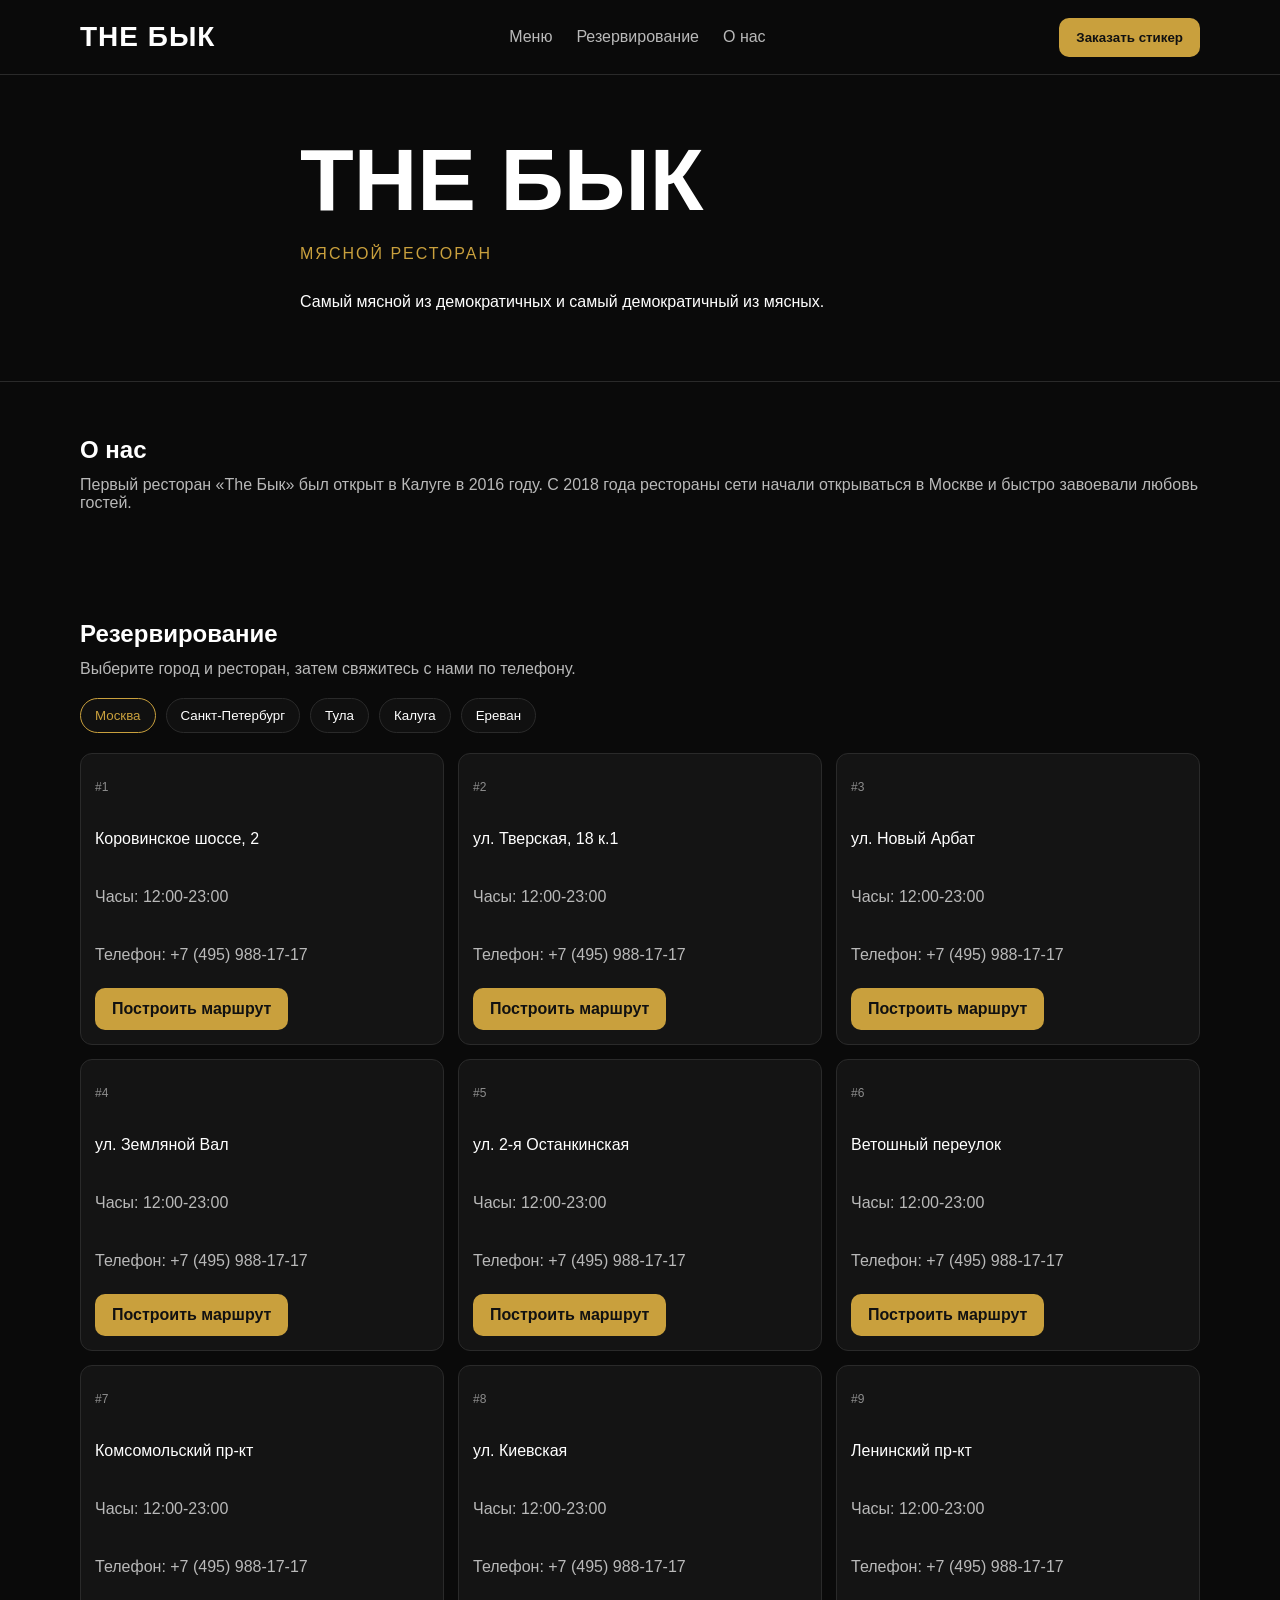
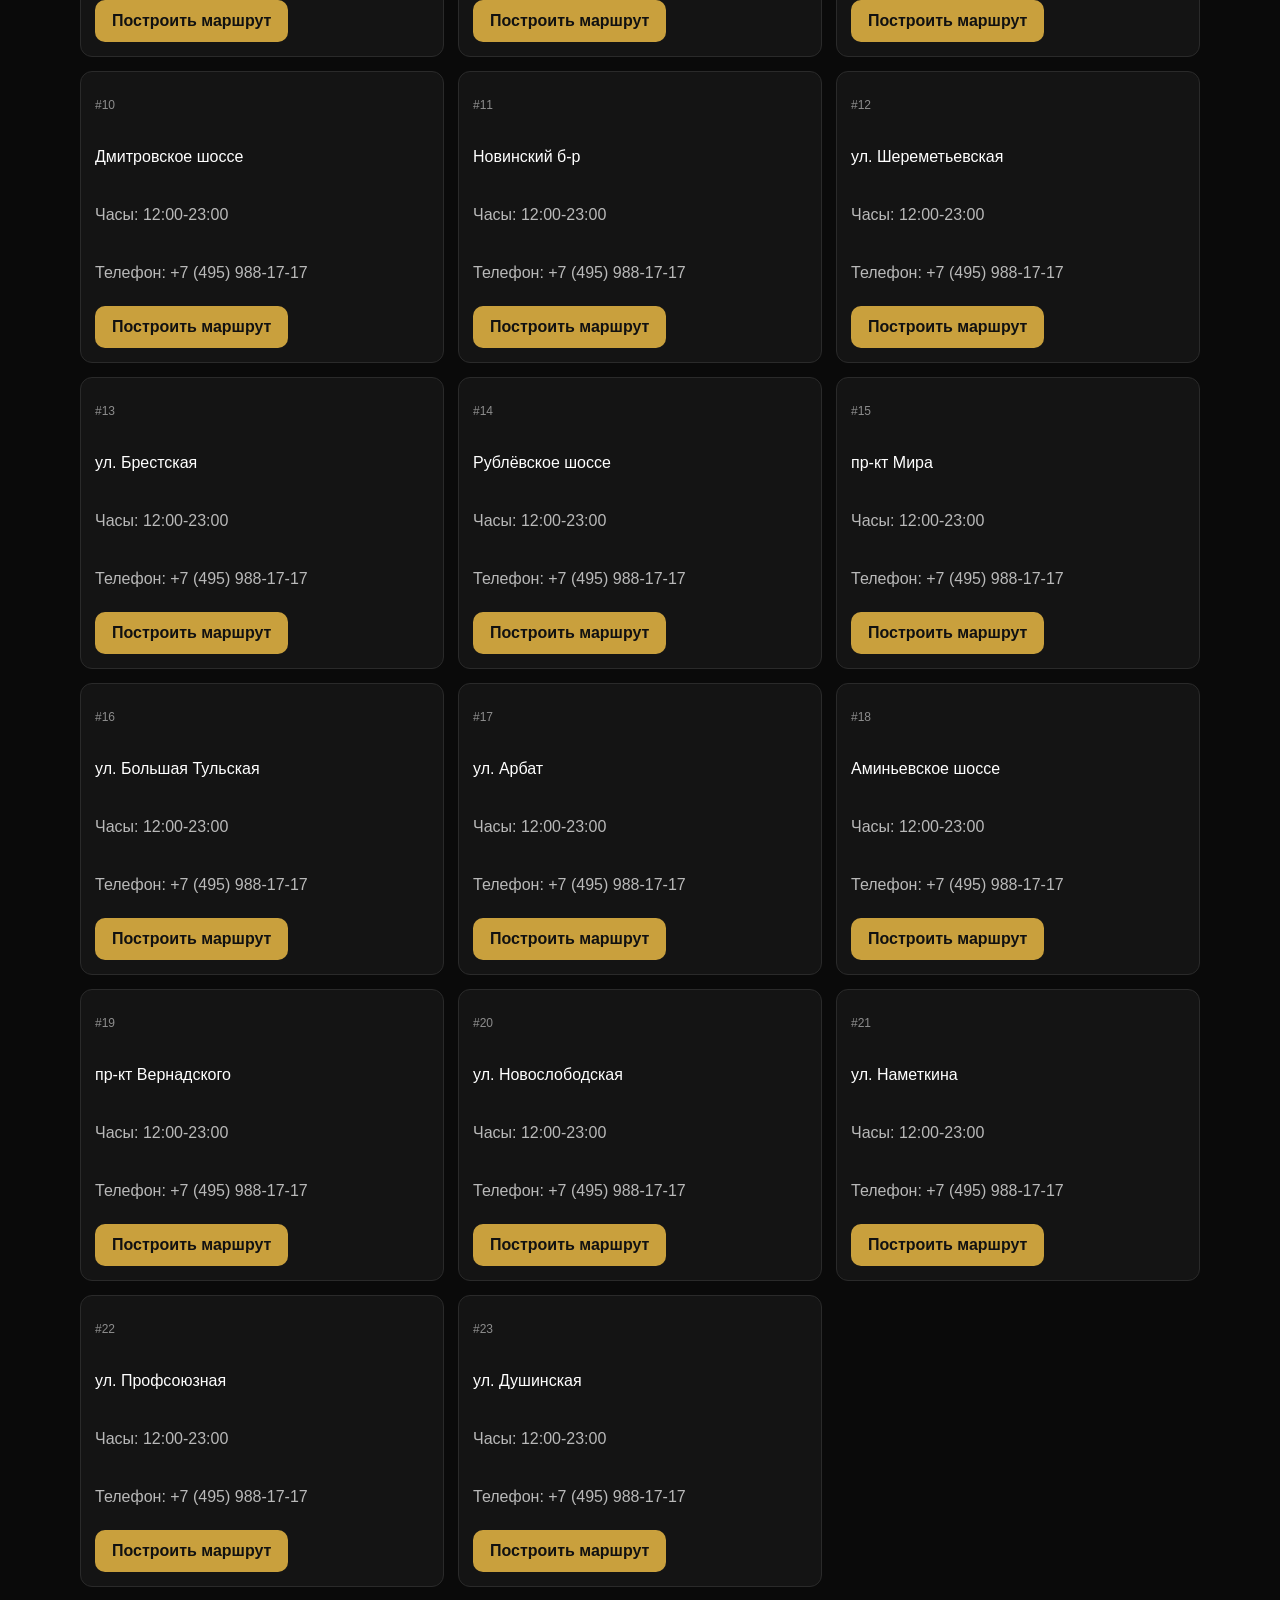
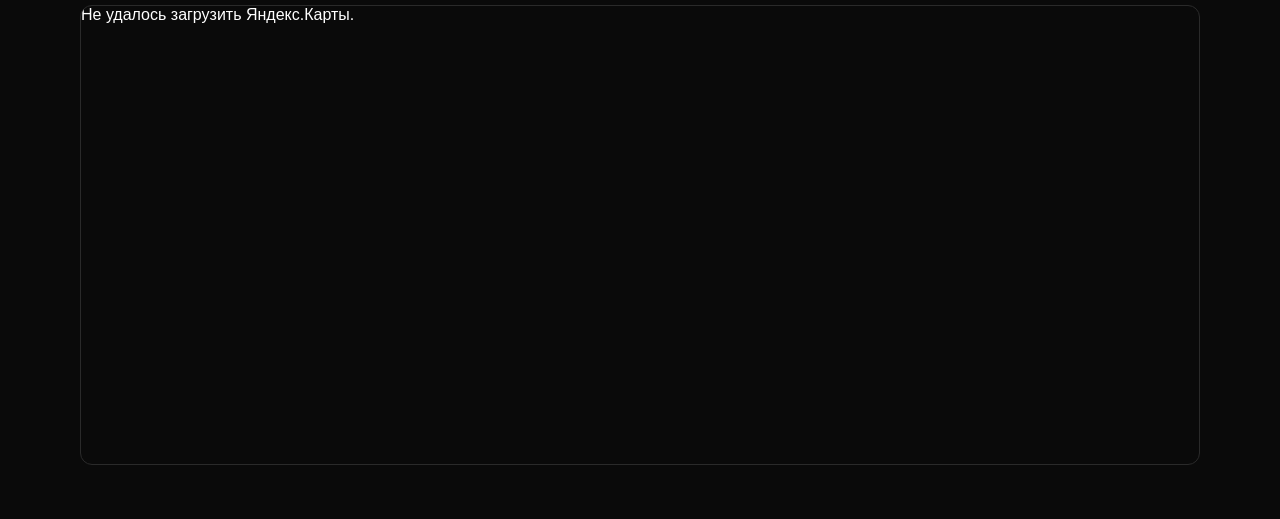
<file: index.html>
<!doctype html>
<html lang="ru">
  <head>
    <meta charset="UTF-8" />
    <meta name="viewport" content="width=device-width, initial-scale=1.0" />
    <meta name="description" content="THE БЫК — сеть мясных ресторанов" />
    <title>THE БЫК</title>
    <link rel="stylesheet" href="./css/style.css" />
    <link rel="stylesheet" href="./css/responsive.css" />
  </head>
  <body>
    <header class="header" id="top">
      <div class="container header-inner">
        <a class="logo" href="#top">THE БЫК</a>
        <nav class="nav" aria-label="Главное меню">
          <a href="#menu">Меню</a>
          <a href="#reservation">Резервирование</a>
          <a href="#about">О нас</a>
        </nav>
        <button class="btn btn-accent" type="button" data-open-modal>Заказать стикер</button>
      </div>
    </header>

    <main>
      <section class="hero" id="menu">
        <div class="container hero-content">
          <h1>THE БЫК</h1>
          <p class="subtitle">МЯСНОЙ РЕСТОРАН</p>
          <p>Самый мясной из демократичных и самый демократичный из мясных.</p>
        </div>
      </section>

      <section class="about" id="about">
        <div class="container">
          <h2>О нас</h2>
          <p>
            Первый ресторан «The Бык» был открыт в Калуге в 2016 году. С 2018 года рестораны сети начали открываться
            в Москве и быстро завоевали любовь гостей.
          </p>
        </div>
      </section>

      <section class="reservation" id="reservation">
        <div class="container">
          <h2>Резервирование</h2>
          <p>Выберите город и ресторан, затем свяжитесь с нами по телефону.</p>

          <div class="city-selector" aria-label="Выбор города">
            <button class="city-btn active" type="button" data-city="Москва">Москва</button>
            <button class="city-btn" type="button" data-city="Санкт-Петербург">Санкт-Петербург</button>
            <button class="city-btn" type="button" data-city="Тула">Тула</button>
            <button class="city-btn" type="button" data-city="Калуга">Калуга</button>
            <button class="city-btn" type="button" data-city="Ереван">Ереван</button>
          </div>

          <div class="restaurants" id="restaurants"></div>

          <div id="map" aria-label="Карта ресторанов"></div>
        </div>
      </section>
    </main>

    <div class="modal-overlay" id="modal" aria-hidden="true">
      <div class="modal" role="dialog" aria-modal="true" aria-labelledby="modalTitle">
        <div class="modal-head">
          <h3 id="modalTitle">Заказать стикер</h3>
          <button id="modalClose" class="modal-close" type="button" aria-label="Закрыть">×</button>
        </div>

        <form id="stickerForm" novalidate>
          <label class="field">
            Имя*
            <input id="name" name="name" required />
            <span class="error" data-error="name"></span>
          </label>
          <label class="field">
            Телефон*
            <input id="phone" name="phone" placeholder="+7 (___) ___-__-__" required />
            <span class="error" data-error="phone"></span>
          </label>
          <label class="field">
            Email*
            <input id="email" name="email" type="email" required />
            <span class="error" data-error="email"></span>
          </label>
          <label class="field">
            Город*
            <select id="city" name="city" required>
              <option value="">Выберите город</option>
              <option>Москва</option>
              <option>Санкт-Петербург</option>
              <option>Тула</option>
              <option>Калуга</option>
              <option>Ереван</option>
            </select>
            <span class="error" data-error="city"></span>
          </label>
          <label class="field field-check">
            <span><input id="agree" type="checkbox" /> Согласен на обработку персональных данных</span>
            <span class="error" data-error="agree"></span>
          </label>
          <button class="btn btn-accent" type="submit">Отправить</button>
        </form>
      </div>
    </div>

    <script src="https://api-maps.yandex.ru/v3/?apikey=cc94936a-1924-4be4-8993-57e6dc2a7dc3&lang=ru_RU"></script>
    <script type="module" src="./js/app.js"></script>
  </body>
</html>
</file>
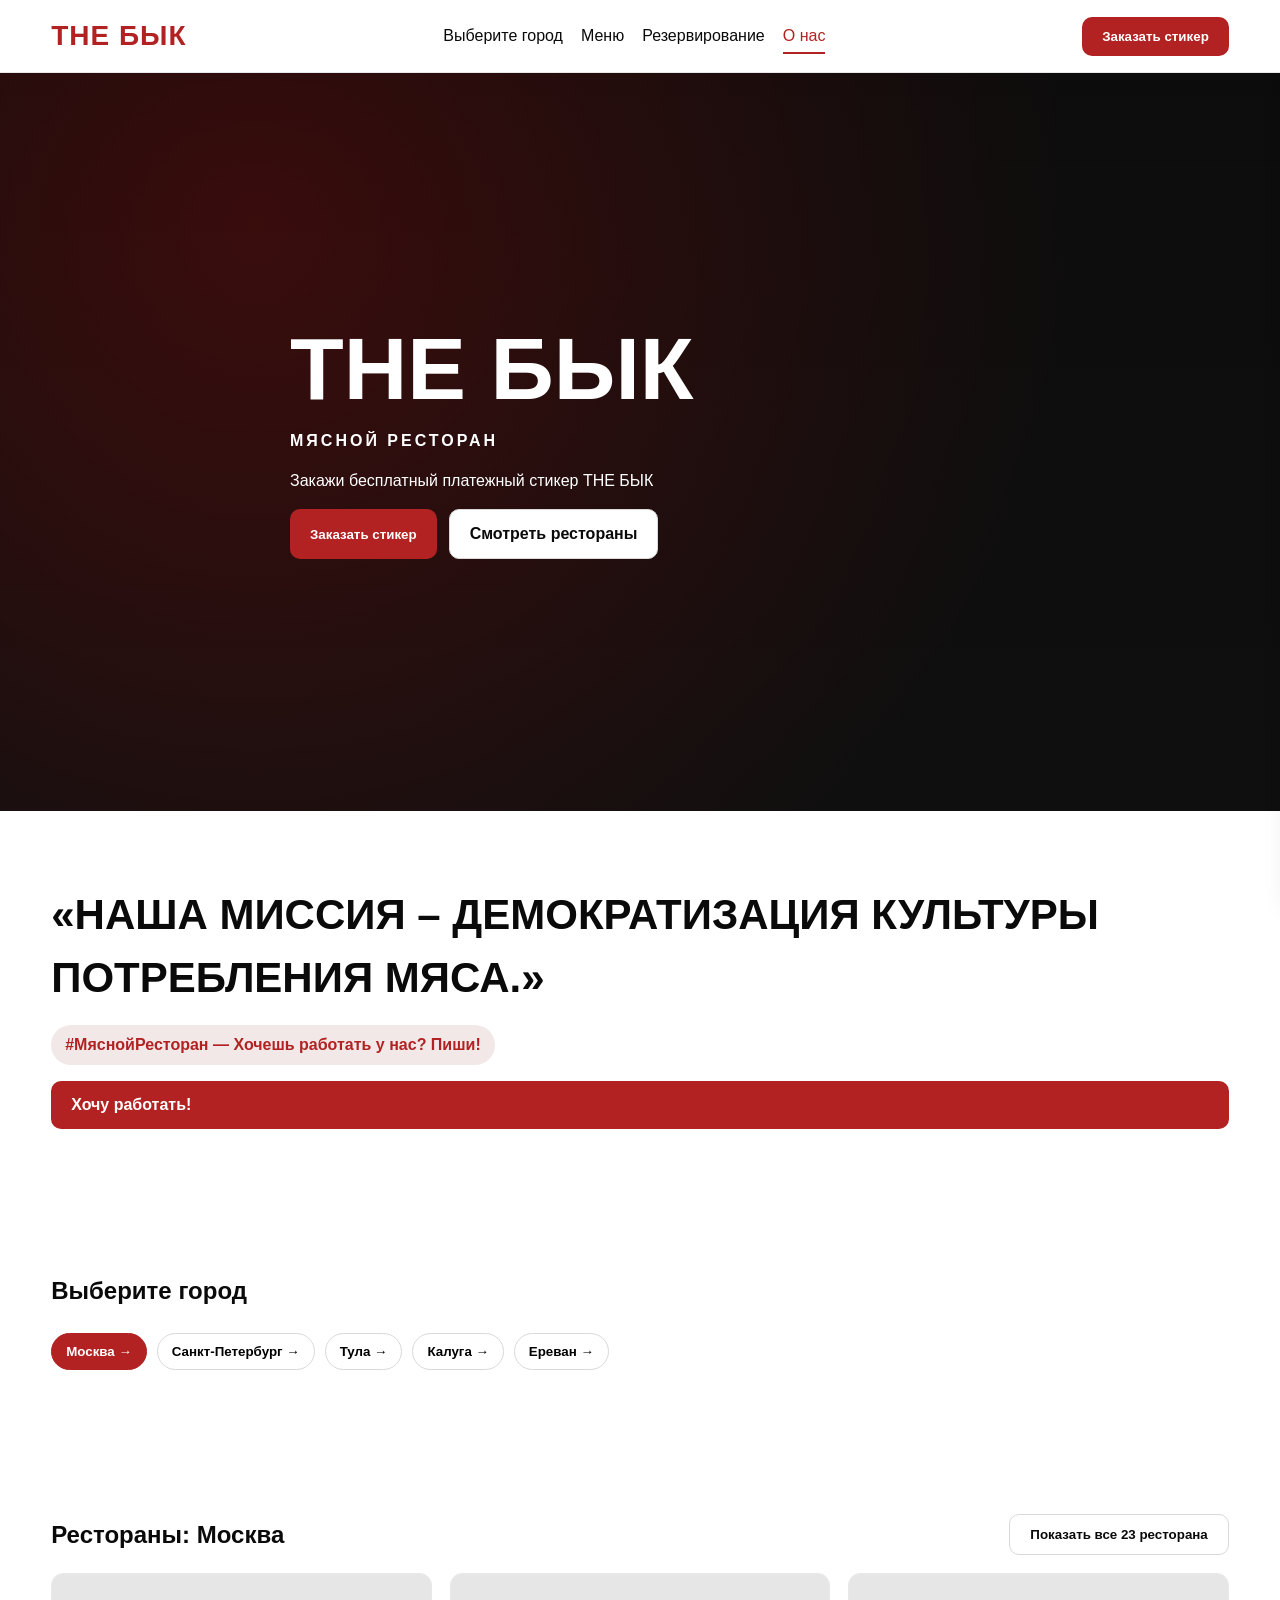
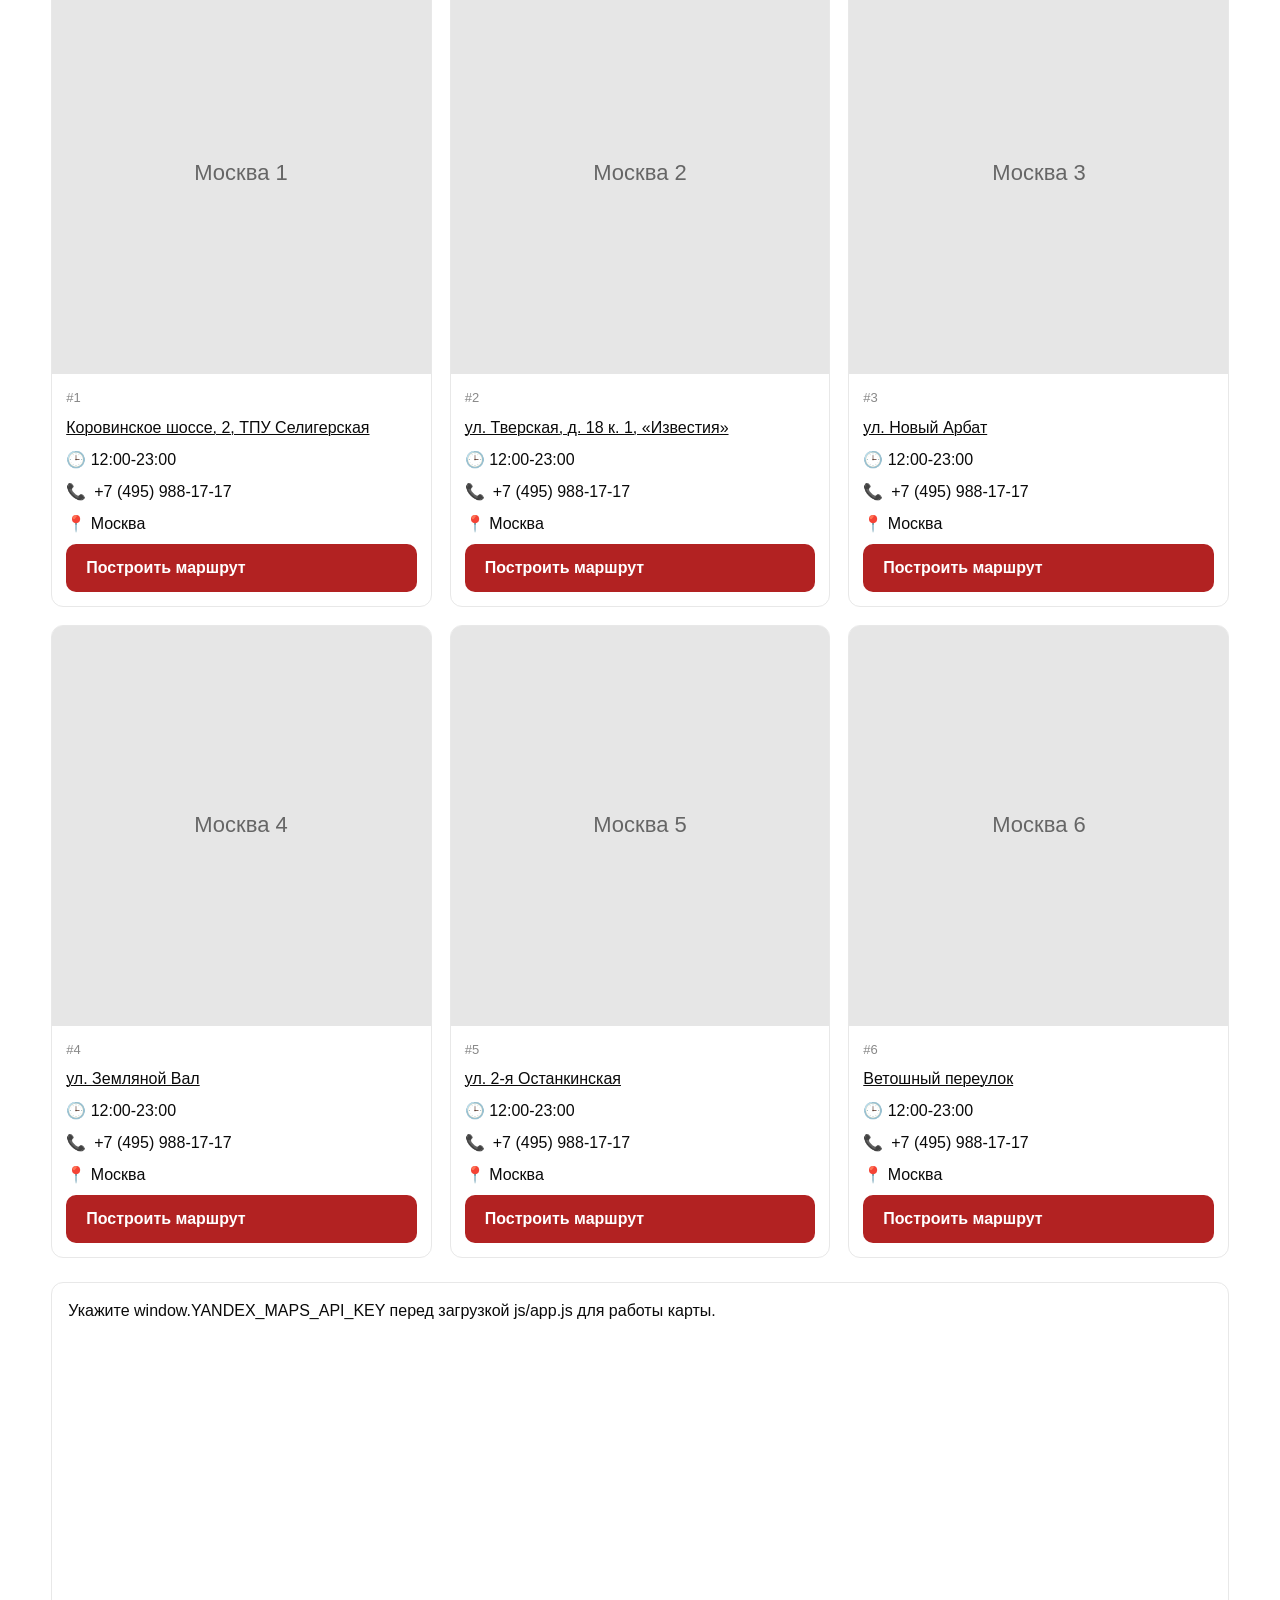
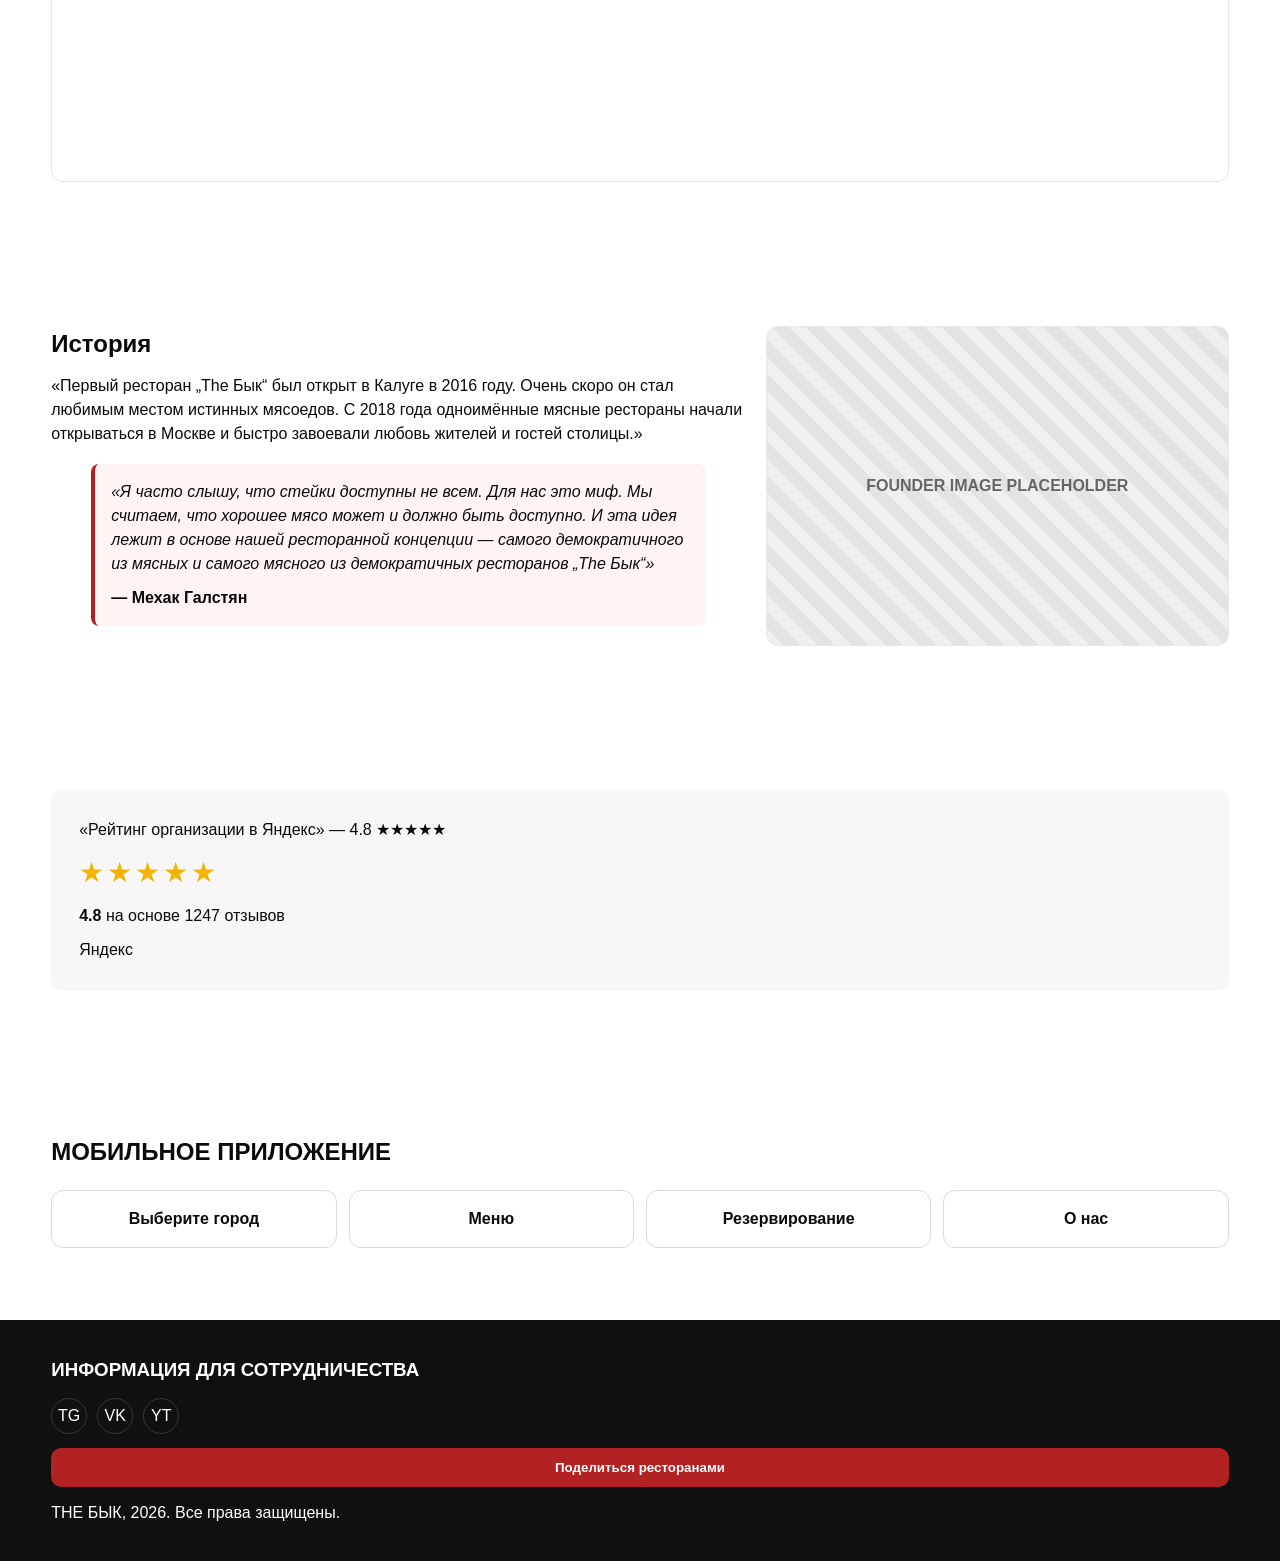
<file: the-bull-site/index.html>
<!doctype html>
<html lang="ru">
  <head>
    <meta charset="UTF-8" />
    <meta name="viewport" content="width=device-width, initial-scale=1.0" />
    <meta
      name="description"
      content="THE БЫК — сеть мясных ресторанов: адреса, карта, рейтинг и заказ стикера."
    />
    <title>THE БЫК — Мясной ресторан</title>

    <link rel="stylesheet" href="./css/main.css" />
    <link rel="stylesheet" href="./css/components.css" />
    <link rel="stylesheet" href="./css/animations.css" />
    <link rel="stylesheet" href="./css/responsive.css" />
  </head>
  <body>
    <header class="site-header" id="top">
      <div class="container header-inner">
        <a class="logo" href="#top" aria-label="THE БЫК">
          <span class="logo-text">THE БЫК</span>
        </a>

        <nav class="desktop-nav" aria-label="Основная навигация">
          <a href="#city-selector">Выберите город</a>
          <a href="#mobile-app">Меню</a>
          <a href="#restaurants">Резервирование</a>
          <a href="#history">О нас</a>
        </nav>

        <button class="btn btn-red" type="button" data-open-sticker>Заказать стикер</button>

        <button class="burger" id="burgerButton" aria-label="Открыть меню" aria-expanded="false" aria-controls="mobileMenu">
          <span></span><span></span><span></span>
        </button>
      </div>
    </header>

    <div class="menu-overlay" id="menuOverlay"></div>
    <aside class="mobile-menu" id="mobileMenu" aria-label="Мобильная навигация">
      <a href="#city-selector">Выберите город</a>
      <a href="#mobile-app">Меню</a>
      <a href="#restaurants">Резервирование</a>
      <a href="#history">О нас</a>
      <button class="btn btn-red" type="button" data-open-sticker>Заказать стикер</button>
    </aside>

    <main>
      <section class="hero section-anchor" id="hero">
        <div class="container hero-content fade-in">
          <h1>THE БЫК</h1>
          <p class="hero-subtitle">МЯСНОЙ РЕСТОРАН</p>
          <p>Закажи бесплатный платежный стикер THE БЫК</p>
          <div class="hero-actions">
            <button class="btn btn-red" type="button" data-open-sticker>Заказать стикер</button>
            <a class="btn btn-light" href="#restaurants">Смотреть рестораны</a>
          </div>
        </div>
      </section>

      <section class="mission section-anchor" id="mission">
        <div class="container mission-content fade-in">
          <h2 class="visually-hidden">Миссия</h2>
          <p class="mission-text">«НАША МИССИЯ – ДЕМОКРАТИЗАЦИЯ КУЛЬТУРЫ ПОТРЕБЛЕНИЯ МЯСА.»</p>
          <span class="tag">#МяснойРесторан — Хочешь работать у нас? Пиши!</span>
          <a class="btn btn-red" href="#">Хочу работать!</a>
        </div>
      </section>

      <section class="city-selector section-anchor" id="city-selector">
        <div class="container fade-in">
          <h2>Выберите город</h2>
          <div class="city-list" id="cityList"></div>
        </div>
      </section>

      <section class="restaurants section-anchor" id="restaurants">
        <div class="container fade-in">
          <div class="section-header">
            <h2 id="restaurantsTitle">Рестораны</h2>
            <button class="btn btn-light" id="showMoreButton" type="button" hidden></button>
          </div>

          <div class="restaurants-grid" id="restaurantsGrid"></div>
          <div id="map" aria-label="Карта ресторанов"></div>
        </div>
      </section>

      <section class="history section-anchor" id="history">
        <div class="container history-grid fade-in">
          <div>
            <h2>История</h2>
            <p class="history-text">
              «Первый ресторан „The Бык“ был открыт в Калуге в 2016 году. Очень скоро он стал любимым местом истинных
              мясоедов. С 2018 года одноимённые мясные рестораны начали открываться в Москве и быстро завоевали любовь
              жителей и гостей столицы.»
            </p>

            <blockquote class="founder-quote">
              «Я часто слышу, что стейки доступны не всем. Для нас это миф. Мы считаем, что хорошее мясо может и должно
              быть доступно. И эта идея лежит в основе нашей ресторанной концепции — самого демократичного из мясных и
              самого мясного из демократичных ресторанов „The Бык“»
              <footer>— Мехак Галстян</footer>
            </blockquote>
          </div>

          <div class="founder-image founder-placeholder" role="img" aria-label="Фото основателя (добавляется заказчиком)">
            founder image placeholder
          </div>
        </div>
      </section>

      <section class="rating section-anchor" id="rating">
        <div class="container rating-card fade-in">
          <p>«Рейтинг организации в Яндекс» — 4.8 ★★★★★</p>
          <div class="stars" aria-hidden="true">★★★★★</div>
          <p><strong>4.8</strong> на основе 1247 отзывов</p>
          <p>Яндекс</p>
        </div>
      </section>

      <section class="mobile-app section-anchor" id="mobile-app">
        <div class="container fade-in">
          <h2>МОБИЛЬНОЕ ПРИЛОЖЕНИЕ</h2>
          <div class="app-grid">
            <a href="#city-selector">Выберите город</a>
            <a href="#mobile-app">Меню</a>
            <a href="#restaurants">Резервирование</a>
            <a href="#history">О нас</a>
          </div>
        </div>
      </section>
    </main>

    <footer class="site-footer">
      <div class="container footer-inner">
        <h3>ИНФОРМАЦИЯ ДЛЯ СОТРУДНИЧЕСТВА</h3>

        <div class="socials">
          <a href="#" aria-label="Telegram">TG</a>
          <a href="#" aria-label="VK">VK</a>
          <a href="#" aria-label="YouTube">YT</a>
        </div>

        <button class="btn btn-red" type="button">Поделиться ресторанами</button>
        <p>THE БЫК, 2026. Все права защищены.</p>
      </div>
    </footer>

    <button class="to-top" id="toTopButton" type="button" aria-label="Наверх">↑</button>

    <div class="modal-overlay" id="stickerModal" aria-hidden="true">
      <div class="modal" role="dialog" aria-modal="true" aria-labelledby="stickerTitle">
        <div class="modal-header">
          <h3 id="stickerTitle">Заказать стикер</h3>
          <button class="modal-close" id="modalCloseButton" type="button" aria-label="Закрыть">×</button>
        </div>

        <form id="stickerForm" novalidate>
          <div class="form-field">
            <label for="name">Имя *</label>
            <input id="name" name="name" required />
            <span class="error" data-error-for="name"></span>
          </div>

          <div class="form-field">
            <label for="phone">Телефон *</label>
            <input id="phone" name="phone" placeholder="+7 (___) ___-__-__" required />
            <span class="error" data-error-for="phone"></span>
          </div>

          <div class="form-field">
            <label for="email">Email *</label>
            <input id="email" name="email" type="email" required />
            <span class="error" data-error-for="email"></span>
          </div>

          <div class="form-field">
            <label for="city">Город *</label>
            <select id="city" name="city" required>
              <option value="">Выберите город</option>
              <option>Москва</option>
              <option>Санкт-Петербург</option>
              <option>Тула</option>
              <option>Калуга</option>
              <option>Ереван</option>
            </select>
            <span class="error" data-error-for="city"></span>
          </div>

          <div class="form-field checkbox-field">
            <label>
              <input id="agree" type="checkbox" />
              Согласен на обработку персональных данных
            </label>
            <span class="error" data-error-for="agree"></span>
          </div>

          <button class="btn btn-red" type="submit">Отправить</button>
        </form>
      </div>
    </div>

    <script>
      window.YANDEX_MAPS_API_KEY = window.YANDEX_MAPS_API_KEY || "";
    </script>
    <script type="module" src="./js/app.js"></script>
  </body>
</html>
</file>
<file: css/style.css>
:root {
  --bg: #0a0a0a;
  --card: #141414;
  --border: #2a2a2a;
  --accent: #c9a03d;
  --text: #ffffff;
  --muted: #b9b9b9;
}

* {
  box-sizing: border-box;
}

html {
  scroll-behavior: smooth;
}

body {
  margin: 0;
  background: var(--bg);
  color: var(--text);
  font-family: Inter, -apple-system, BlinkMacSystemFont, "Segoe UI", Arial, sans-serif;
}

a {
  color: inherit;
  text-decoration: none;
}

.container {
  width: min(1120px, 92%);
  margin: 0 auto;
}

.header {
  border-bottom: 1px solid var(--border);
  background: var(--bg);
}

.header-inner {
  min-height: 74px;
  display: flex;
  justify-content: space-between;
  align-items: center;
  gap: 16px;
}

.logo {
  font-size: 28px;
  font-weight: 800;
  letter-spacing: 1px;
}

.nav {
  display: flex;
  gap: 24px;
}

.nav a {
  color: var(--muted);
  transition: color 0.2s ease;
}

.nav a:hover {
  color: var(--accent);
}

.btn {
  border: 1px solid transparent;
  border-radius: 10px;
  padding: 11px 16px;
  cursor: pointer;
  font-weight: 600;
  transition: 0.2s ease;
}

.btn-accent {
  background: var(--accent);
  color: #111;
}

.btn-accent:hover {
  filter: brightness(1.08);
}

main section {
  padding: 54px 0;
}

.hero {
  border-bottom: 1px solid var(--border);
}

.hero-content {
  max-width: 680px;
  display: grid;
  gap: 14px;
}

h1 {
  margin: 0;
  font-size: clamp(42px, 10vw, 88px);
}

.subtitle {
  margin: 0;
  letter-spacing: 2px;
  color: var(--accent);
}

h2 {
  margin: 0 0 12px;
}

.about p,
.reservation > .container > p {
  margin: 0;
  color: var(--muted);
}

.city-selector {
  display: flex;
  flex-wrap: wrap;
  gap: 10px;
  margin: 20px 0;
}

.city-btn {
  padding: 9px 14px;
  border-radius: 999px;
  border: 1px solid var(--border);
  background: #101010;
  color: var(--text);
  cursor: pointer;
}

.city-btn:hover,
.city-btn.active {
  border-color: var(--accent);
  color: var(--accent);
}

.restaurants {
  display: grid;
  grid-template-columns: repeat(3, minmax(0, 1fr));
  gap: 14px;
}

.card {
  background: var(--card);
  border: 1px solid var(--border);
  border-radius: 12px;
  padding: 14px;
  display: grid;
  gap: 8px;
}

.card-index {
  font-size: 12px;
  color: #8d8d8d;
}

.card-address a {
  color: var(--text);
  text-decoration: underline;
}

.card-meta {
  color: var(--muted);
}

.card .btn {
  width: fit-content;
}

#map {
  margin-top: 18px;
  height: 460px;
  border: 1px solid var(--border);
  border-radius: 12px;
  overflow: hidden;
}

.modal-overlay {
  position: fixed;
  inset: 0;
  background: rgba(0, 0, 0, 0.64);
  display: grid;
  place-items: center;
  opacity: 0;
  pointer-events: none;
  transition: 0.2s ease;
}

.modal-overlay.open {
  opacity: 1;
  pointer-events: auto;
}

.modal {
  width: min(540px, 92vw);
  border-radius: 12px;
  border: 1px solid var(--border);
  background: #111;
  padding: 16px;
}

.modal-head {
  display: flex;
  justify-content: space-between;
  align-items: center;
  margin-bottom: 10px;
}

.modal-close {
  border: 0;
  background: transparent;
  color: var(--text);
  font-size: 28px;
  cursor: pointer;
}

.field {
  display: grid;
  gap: 6px;
  margin-bottom: 10px;
}

.field input,
.field select {
  background: #0d0d0d;
  color: var(--text);
  border: 1px solid var(--border);
  border-radius: 8px;
  padding: 10px;
}

.field-check {
  color: var(--muted);
}

.error {
  min-height: 14px;
  font-size: 12px;
  color: #d14f4f;
}

.invalid {
  border-color: #d14f4f !important;
}
</file>
<file: css/responsive.css>
@media (max-width: 1024px) {
  .restaurants {
    grid-template-columns: repeat(2, minmax(0, 1fr));
  }

  .header-inner {
    flex-wrap: wrap;
    padding: 10px 0;
  }
}

@media (max-width: 680px) {
  .nav {
    width: 100%;
    justify-content: flex-start;
    gap: 14px;
    order: 3;
    overflow-x: auto;
    padding-bottom: 4px;
  }

  .restaurants {
    grid-template-columns: 1fr;
  }

  #map {
    height: 380px;
  }
}

@media (max-width: 420px) {
  body {
    font-size: 14px;
  }

  .logo {
    font-size: 24px;
  }

  .btn {
    padding: 10px 12px;
  }
}
</file>
<file: the-bull-site/css/main.css>
:root {
  --black: #0a0a0a;
  --red: #b22222;
  --white: #ffffff;
  --gray: #888888;
  --bg: #f7f7f7;
  --border: #e8e8e8;
  --shadow: 0 8px 24px rgba(0, 0, 0, 0.08);
}

* {
  box-sizing: border-box;
}

html {
  scroll-behavior: smooth;
}

body {
  margin: 0;
  color: var(--black);
  font-family: Inter, -apple-system, BlinkMacSystemFont, "Segoe UI", Roboto, Arial, sans-serif;
  line-height: 1.5;
  background: var(--white);
}

a {
  color: inherit;
  text-decoration: none;
}

img {
  display: block;
  max-width: 100%;
}

.container {
  width: min(1200px, 92%);
  margin: 0 auto;
}

.section-anchor {
  scroll-margin-top: 90px;
}

main section {
  padding: 72px 0;
}

h1,
h2,
h3,
p {
  margin: 0;
}

.visually-hidden {
  position: absolute;
  width: 1px;
  height: 1px;
  padding: 0;
  margin: -1px;
  overflow: hidden;
  clip: rect(0, 0, 0, 0);
  border: 0;
}

.site-header {
  background: rgba(255, 255, 255, 0.95);
  backdrop-filter: blur(8px);
  border-bottom: 1px solid var(--border);
  z-index: 1000;
}

.header-inner {
  min-height: 72px;
  display: flex;
  align-items: center;
  justify-content: space-between;
  gap: 18px;
}


.logo-text {
  display: inline-block;
  font-weight: 900;
  letter-spacing: 1px;
  font-size: 28px;
  color: var(--red);
}

.desktop-nav {
  display: flex;
  gap: 18px;
}

.desktop-nav a {
  position: relative;
  transition: color 0.3s ease;
}

.desktop-nav a:hover,
.desktop-nav a.active {
  color: var(--red);
}

.desktop-nav a.active::after {
  content: "";
  position: absolute;
  left: 0;
  right: 0;
  bottom: -6px;
  height: 2px;
  background: var(--red);
}

.hero {
  min-height: 82vh;
  color: var(--white);
  display: grid;
  align-items: center;
  background-image: linear-gradient(rgba(0, 0, 0, 0.55), rgba(0, 0, 0, 0.45)), radial-gradient(circle at 20% 20%, #7a1a1a 0%, #1b1b1b 70%);
  background-size: cover;
  background-position: center;
}

.hero-content {
  max-width: 700px;
  display: grid;
  gap: 16px;
}

.hero h1 {
  font-size: clamp(40px, 9vw, 88px);
  line-height: 1;
}

.hero-subtitle {
  font-weight: 700;
  letter-spacing: 3px;
}

.mission-content {
  display: grid;
  gap: 16px;
}

.mission-text {
  font-size: clamp(24px, 4vw, 42px);
  font-weight: 800;
}

.tag {
  width: fit-content;
  border-radius: 999px;
  background: #f2e8e8;
  color: var(--red);
  font-weight: 700;
  padding: 8px 14px;
}

.city-list {
  margin-top: 24px;
  display: flex;
  flex-wrap: wrap;
  gap: 10px;
}

.section-header {
  margin-bottom: 18px;
  display: flex;
  justify-content: space-between;
  gap: 12px;
  align-items: center;
  flex-wrap: wrap;
}

.restaurants-grid {
  display: grid;
  grid-template-columns: repeat(3, minmax(0, 1fr));
  gap: 18px;
}

#map {
  width: 100%;
  height: 500px;
  margin-top: 24px;
  border-radius: 12px;
  border: 1px solid var(--border);
  overflow: hidden;
}

.history-grid {
  display: grid;
  grid-template-columns: 1.2fr 0.8fr;
  gap: 20px;
}

.history-text {
  margin-top: 12px;
}

.rating-card {
  padding: 28px;
  border-radius: 12px;
  background: var(--bg);
  display: grid;
  gap: 10px;
}

.stars {
  color: #f5b301;
  letter-spacing: 3px;
  font-size: 28px;
}

.app-grid {
  margin-top: 20px;
  display: grid;
  grid-template-columns: repeat(4, minmax(0, 1fr));
  gap: 12px;
}

.site-footer {
  background: #101010;
  color: var(--white);
  padding: 36px 0;
}

.footer-inner {
  display: grid;
  gap: 14px;
}

.socials {
  display: flex;
  gap: 10px;
}

.socials a {
  width: 36px;
  height: 36px;
  border: 1px solid #363636;
  border-radius: 999px;
  display: grid;
  place-items: center;
}

@media (min-width: 1024px) {
  .site-header {
    position: sticky;
    top: 0;
  }
}
</file>
<file: the-bull-site/css/components.css>
.btn {
  border: 0;
  border-radius: 10px;
  cursor: pointer;
  font-weight: 600;
  padding: 12px 20px;
  transition: all 0.3s ease;
}

.btn-red {
  background: var(--red);
  color: var(--white);
}

.btn-red:hover {
  background: #8f1a1a;
  transform: translateY(-2px);
}

.btn-light {
  background: var(--white);
  color: var(--black);
  border: 1px solid #d9d9d9;
}

.btn-light:hover {
  color: var(--red);
  border-color: var(--red);
}

.hero-actions {
  display: flex;
  flex-wrap: wrap;
  gap: 12px;
}

.city-btn {
  border: 1px solid #d9d9d9;
  border-radius: 999px;
  background: var(--white);
  cursor: pointer;
  font-weight: 600;
  padding: 10px 14px;
  transition: all 0.3s ease;
}

.city-btn:hover,
.city-btn.active {
  background: var(--red);
  border-color: var(--red);
  color: var(--white);
}

.restaurant-card {
  border: 1px solid var(--border);
  border-radius: 12px;
  overflow: hidden;
  background: var(--white);
  display: flex;
  flex-direction: column;
  transition: transform 0.3s ease, box-shadow 0.3s ease;
}

.restaurant-card:hover {
  transform: translateY(-4px);
  box-shadow: var(--shadow);
}

.restaurant-image {
  width: 100%;
  aspect-ratio: 3 / 2;
  object-fit: cover;
  background: #ececec;
}

.restaurant-body {
  padding: 14px;
  display: grid;
  gap: 8px;
}

.restaurant-index {
  color: var(--gray);
  font-size: 13px;
}

.restaurant-address a {
  text-decoration: underline;
  text-decoration-thickness: 1px;
}

.restaurant-meta {
  display: flex;
  align-items: center;
  gap: 8px;
}

.restaurant-meta img {
  width: 16px;
  height: 16px;
}

.founder-image {
  width: 100%;
  border-radius: 12px;
  border: 1px solid var(--border);
}

.founder-placeholder {
  min-height: 320px;
  display: grid;
  place-items: center;
  color: #666;
  background: repeating-linear-gradient(45deg, #efefef, #efefef 12px, #e3e3e3 12px, #e3e3e3 24px);
  text-transform: uppercase;
  font-weight: 600;
}

.founder-quote {
  margin-top: 18px;
  border-left: 4px solid var(--red);
  border-radius: 8px;
  background: #fff4f4;
  padding: 16px;
  font-style: italic;
}

.founder-quote footer {
  margin-top: 10px;
  font-style: normal;
  font-weight: 700;
}

.app-grid a {
  border: 1px solid #dadada;
  border-radius: 12px;
  padding: 16px;
  text-align: center;
  font-weight: 700;
  transition: all 0.3s ease;
}

.app-grid a:hover {
  color: var(--white);
  background: var(--red);
  border-color: var(--red);
}

.burger {
  display: none;
  width: 38px;
  height: 38px;
  border: 1px solid #d9d9d9;
  border-radius: 8px;
  background: transparent;
  padding: 8px;
}

.burger span {
  display: block;
  width: 100%;
  height: 2px;
  margin: 4px 0;
  background: var(--black);
}

.menu-overlay {
  position: fixed;
  inset: 0;
  background: rgba(0, 0, 0, 0.5);
  opacity: 0;
  pointer-events: none;
  transition: opacity 0.3s ease;
  z-index: 998;
}

.menu-overlay.open {
  opacity: 1;
  pointer-events: auto;
}

.mobile-menu {
  position: fixed;
  top: 0;
  right: 0;
  width: min(82vw, 320px);
  height: 100vh;
  background: var(--white);
  transform: translateX(102%);
  transition: transform 0.3s ease;
  z-index: 999;
  box-shadow: var(--shadow);
  padding: 92px 20px 20px;
  display: flex;
  flex-direction: column;
  gap: 14px;
}

.mobile-menu.open {
  transform: translateX(0);
}

.to-top {
  position: fixed;
  right: 20px;
  bottom: 20px;
  width: 44px;
  height: 44px;
  border: 0;
  border-radius: 999px;
  background: var(--red);
  color: var(--white);
  cursor: pointer;
  opacity: 0;
  pointer-events: none;
  transition: all 0.3s ease;
  z-index: 900;
}

.to-top.show {
  opacity: 1;
  pointer-events: auto;
}

.modal-overlay {
  position: fixed;
  inset: 0;
  background: rgba(0, 0, 0, 0.55);
  opacity: 0;
  pointer-events: none;
  transition: opacity 0.3s ease;
  display: grid;
  place-items: center;
  z-index: 1200;
}

.modal-overlay.open {
  opacity: 1;
  pointer-events: auto;
}

.modal {
  width: min(560px, 92vw);
  background: var(--white);
  border-radius: 12px;
  padding: 20px;
  transform: translateY(16px);
  transition: transform 0.3s ease;
}

.modal-overlay.open .modal {
  transform: translateY(0);
}

.modal-header {
  display: flex;
  justify-content: space-between;
  align-items: center;
  margin-bottom: 10px;
}

.modal-close {
  border: 0;
  background: transparent;
  font-size: 28px;
  cursor: pointer;
}

.form-field {
  margin-bottom: 10px;
  display: grid;
  gap: 6px;
}

.form-field input,
.form-field select {
  border: 1px solid #d4d4d4;
  border-radius: 8px;
  padding: 10px;
  font-size: 16px;
}

.form-field input.invalid,
.form-field select.invalid {
  border-color: var(--red);
}

.error {
  min-height: 16px;
  color: var(--red);
  font-size: 12px;
}
</file>
<file: the-bull-site/css/animations.css>
.fade-in {
  opacity: 0;
  transform: translateY(10px);
  transition: opacity 0.45s ease, transform 0.45s ease;
}

.fade-in.visible {
  opacity: 1;
  transform: translateY(0);
}

a,
button,
.restaurant-card,
.city-btn,
.app-grid a {
  transition-duration: 0.3s;
}
</file>
<file: the-bull-site/css/responsive.css>
@media (max-width: 1023px) {
  .restaurants-grid {
    grid-template-columns: repeat(2, minmax(0, 1fr));
  }

  .history-grid,
  .app-grid {
    grid-template-columns: 1fr 1fr;
  }
}

@media (max-width: 767px) {
  main section {
    padding: 56px 0;
  }

  .desktop-nav,
  .header-inner > .btn.btn-red {
    display: none;
  }

  .burger {
    display: block;
  }

  .hero {
    min-height: 72vh;
  }

  .restaurants-grid,
  .history-grid,
  .app-grid {
    grid-template-columns: 1fr;
  }

  body {
    font-size: 15px;
  }
}

@media (max-width: 575px) {
  body {
    font-size: 14px;
  }

  .hero-actions .btn {
    width: 100%;
  }

  #map {
    height: 420px;
  }
}
</file>
